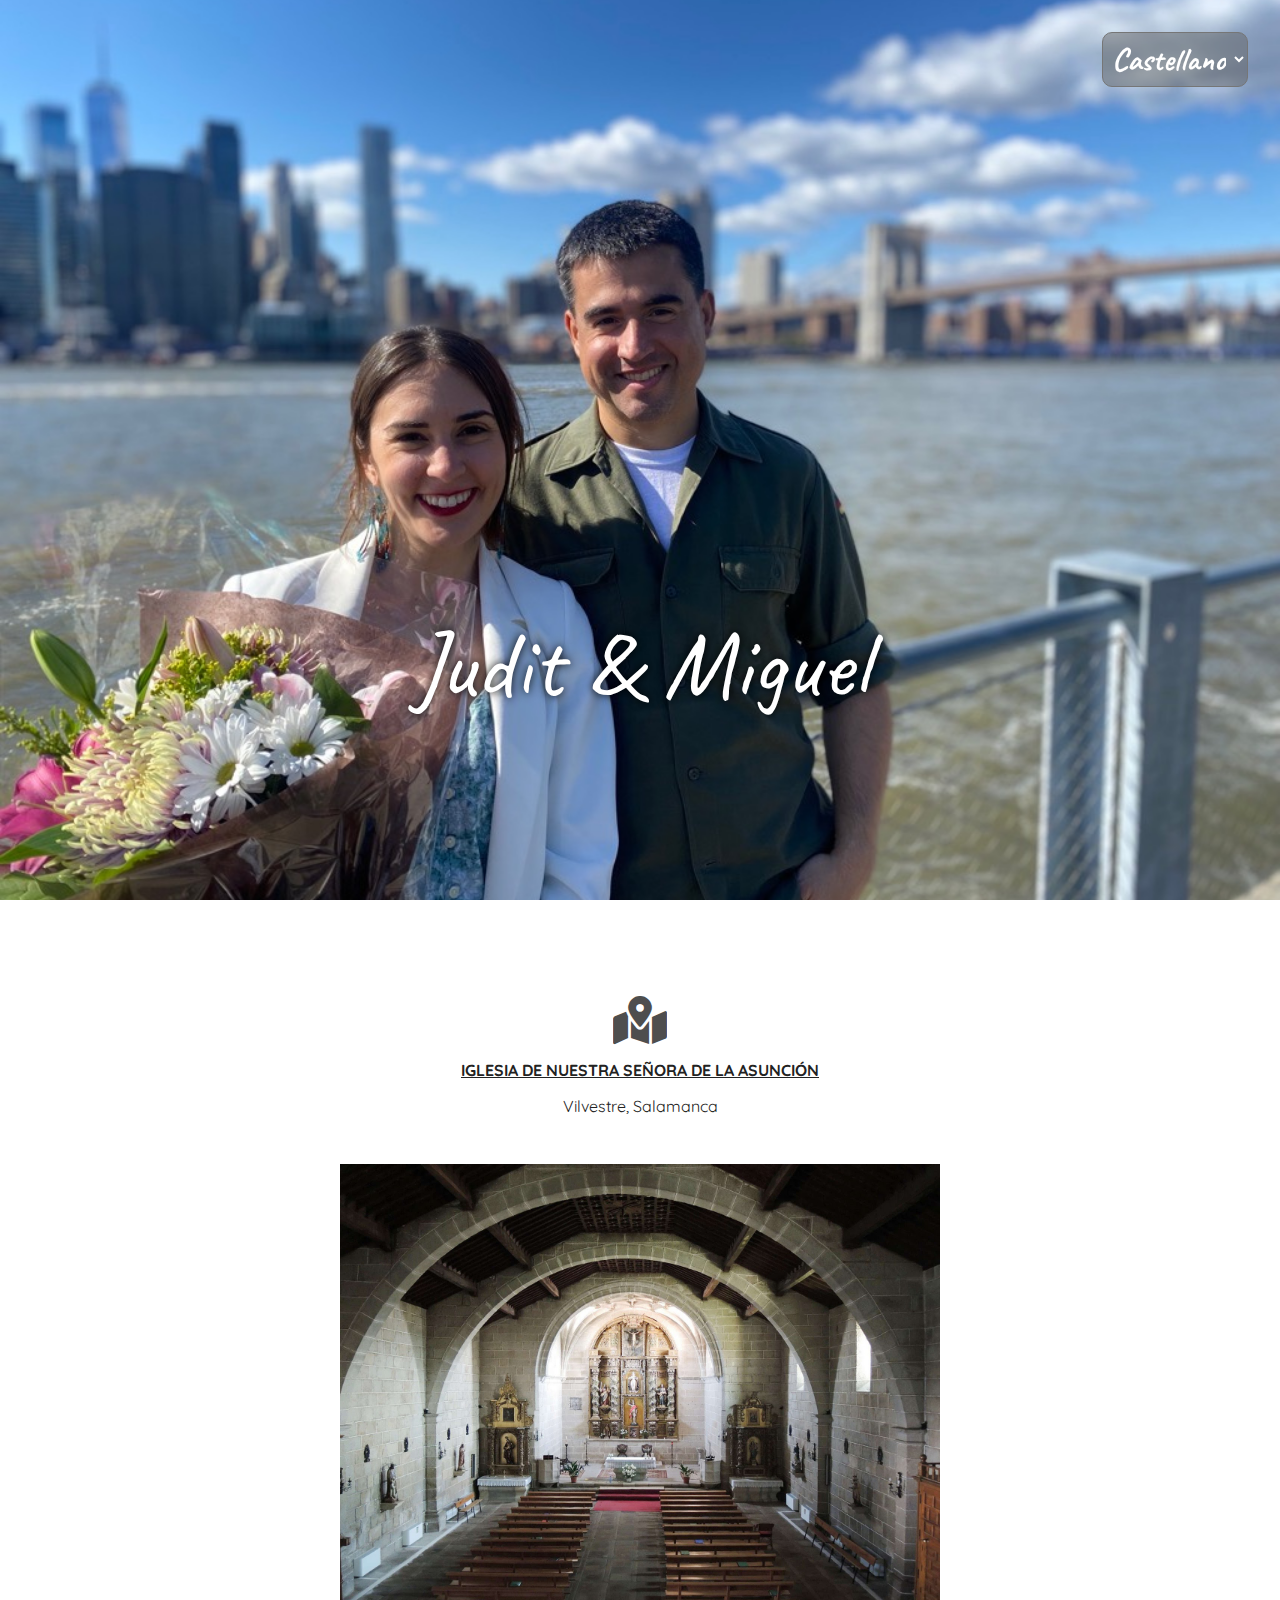
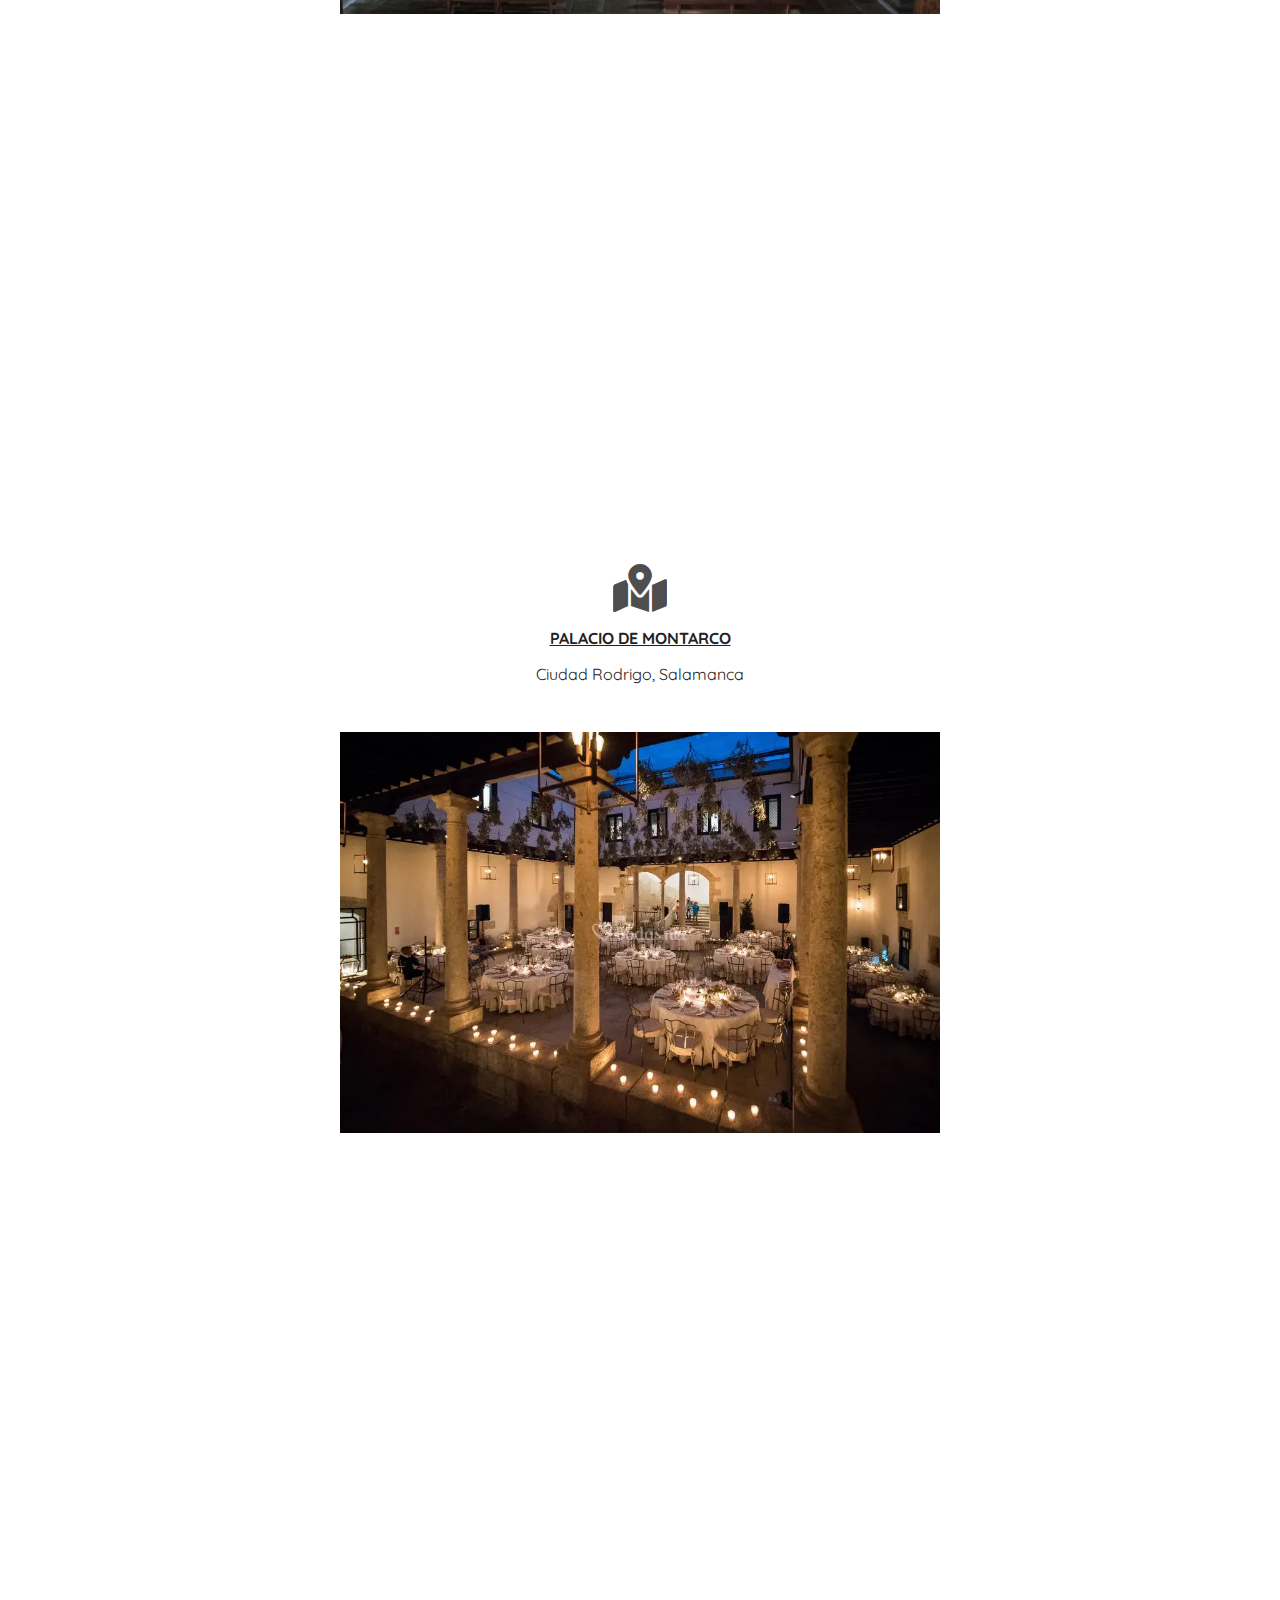
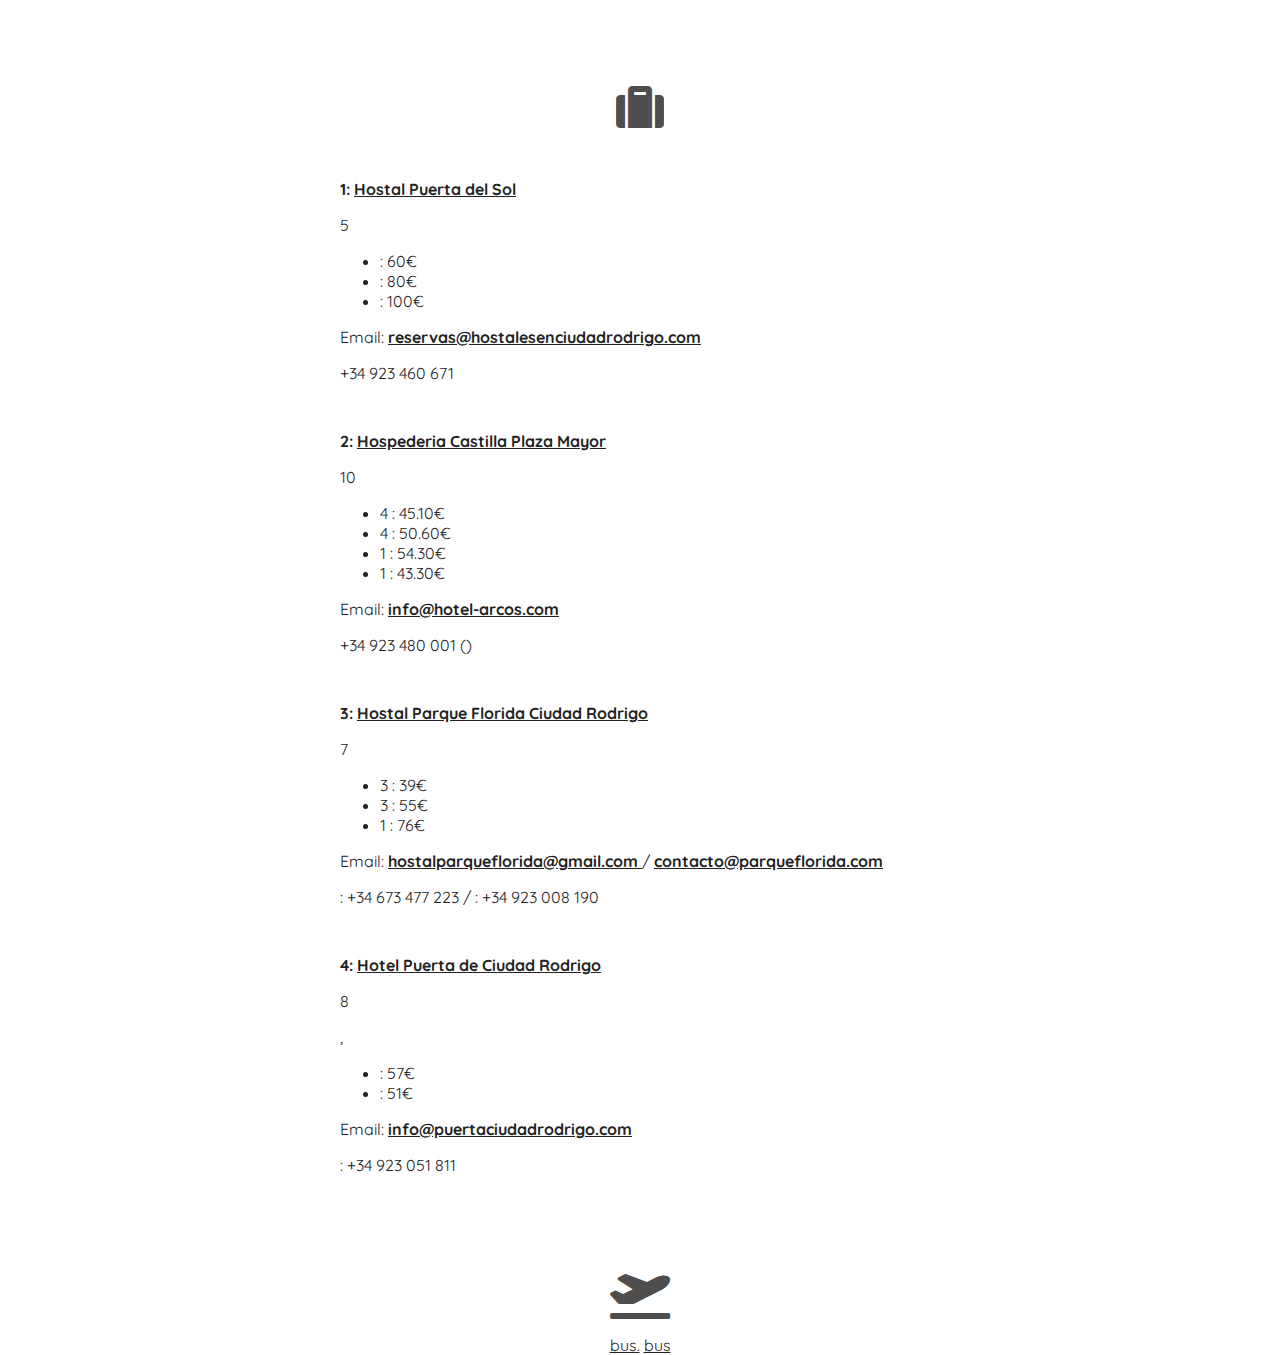
<file: index.html>
<!DOCTYPE html>
<html>
  <head>
    <meta charset="UTF-8">
    <title>Judit & Miquel's Wedding</title>
    <link rel="stylesheet" type="text/css" href="theme.css">
    <link rel="stylesheet" type="text/css" href="./icons/css/all.min.css">
    <link href="https://fonts.googleapis.com/css?family=Caveat|Quicksand&display=swap" rel="stylesheet">
    <meta name="viewport" content="width=device-width, initial-scale=1">
  </head>
  <body>
    <header class="header">
      <select name="select" id="lang-select">
        <option value="es">Castellano</option>
        <option value="en">English</option>
      </select>
      <h1 class="heading">
        Judit & Miguel
        <span class="heading-subtext" data-i18n="ww-heading-subtext"></span>
      </h1>
    </header>

    <section class="section">
      <h1 class="date-heading" data-i18n="ww-when"></h2>
    </section>

    <section class="section">
      <h2 class="sub-heading" data-i18n="ww-ceremony"></h2>
      <div class="details">
        <i class="fas fa-map-marked-alt"></i>
        <h3 class="details-heading">
          <a href="https://es.wikipedia.org/wiki/Iglesia_de_Nuestra_Se%C3%B1ora_de_la_Asunci%C3%B3n_(Vilvestre)">
            Iglesia de Nuestra Señora de la Asunción
          </a>
        </h3>
        <p>Vilvestre, Salamanca</p>
        <img class="resort-image" src="./img/IglesiaVilvestre.jpg" alt="Resort" />
        <div class="google-maps">
          <iframe src="https://www.google.com/maps/embed?pb=!1m18!1m12!1m3!1d2740.9785615308724!2d-6.727712297860965!3d41.1045389317743!2m3!1f0!2f0!3f0!3m2!1i1024!2i768!4f13.1!3m3!1m2!1s0xd3bf56ace1bbc79%3A0xc8bf2a74a4ca457b!2sChurch%20of%20Our%20Lady%20of%20the%20Assumption!5e0!3m2!1sen!2sus!4v1671340297165!5m2!1sen!2sus" width="600" height="450" style="border:0;" allowfullscreen="" loading="lazy" referrerpolicy="no-referrer-when-downgrade"></iframe>
        </div>
      </div>
    </section>

    <section class="section">
      <h2 class="sub-heading" data-i18n="ww-celebration"></h2>

      <div class="details">
        <i class="fas fa-map-marked-alt"></i>
        <h3 class="details-heading">
          <a href="https://es.wikipedia.org/wiki/Palacio_de_Montarco">
            Palacio de Montarco
          </a>
        </h3>
        <p>Ciudad Rodrigo, Salamanca</p>
        <img class="resort-image" src="./img/palacio-interior.jpg" alt="Resort" />
        <div class="google-maps">
          <iframe src="https://www.google.com/maps/embed?pb=!1m18!1m12!1m3!1d1349.4493121096023!2d-6.534313925815187!3d40.598751891198184!2m3!1f0!2f0!3f0!3m2!1i1024!2i768!4f13.1!3m3!1m2!1s0xd3c2f765aeb766d%3A0xfcdabcb5de0dc1f0!2sPalacio%20de%20Montarco!5e0!3m2!1sen!2sus!4v1671340370730!5m2!1sen!2sus" width="600" height="450" style="border:0;" allowfullscreen="" loading="lazy" referrerpolicy="no-referrer-when-downgrade"></iframe>
        </div>
      </div>
    </section>

    <section class="section">
      <h2 class="sub-heading" data-i18n="ww-lodging"></h2>
      <div class="details">
        <i class="fas fa-suitcase"></i>
        <div class="lodging-details">
          <p data-i18n="ww-lodging-details"></p>
          <p data-i18n="ww-lodging-book"></p>

          <div class="lodging-option">
            <strong><span data-i18n="ww-lodging-options"></span> 1: <a href="https://hostalesenciudadrodrigo.com/">Hostal Puerta del Sol</a></strong>
            <p>5 <span data-i18n="ww-rooms-available"></span></p>
            <p data-i18n="ww-price-day"></p>
            <ul style="list-style-type: disc;">
              <li><span data-i18n="ww-double-room"></span>: 60&euro;</li>
              <li><span data-i18n="ww-triple-room"></span>: 80&euro;</li>
              <li><span data-i18n="ww-four-room"></span>: 100&euro;</li>
            </ul>
            <p>Email: <a href="mailto:reservas@hostalesenciudadrodrigo.com"><strong>reservas@hostalesenciudadrodrigo.com</strong></a></p>
            <p><span data-i18n="ww-phone"></span> +34 923 460 671</p>
          </div>

          <div class="lodging-option">
            <strong><span data-i18n="ww-lodging-options"></span> 2: <a href="https://hospederia-castilla-plaza-mayor-ciudad-rodrigo.hotelmix.es/">Hospederia Castilla Plaza Mayor</a></strong>
            <p>10 <span data-i18n="ww-rooms-available"></span></p>
            <p data-i18n="ww-price-day"></p>
            <ul style="list-style-type: disc;">
              <li>4 <span data-i18n="ww-deluxe-room"></span>: 45.10&euro;</li>
              <li>4 <span data-i18n="ww-balcony-room"></span>: 50.60&euro;</li>
              <li>1 <span data-i18n="ww-living-room"></span>: 54.30&euro;</li>
              <li>1 <span data-i18n="ww-sloping-room"></span>: 43.30&euro;</li>
            </ul>
            <p>Email: <a href="mailto:info@hotel-arcos.com"><strong>info@hotel-arcos.com</strong></a></p>
            <p><span data-i18n="ww-phone"></span> +34 923 480 001 (<span data-i18n="ww-after-feb-10"></span>)</p>
          </div>

          <div class="lodging-option">
            <strong><span data-i18n="ww-lodging-options"></span> 3: <a href="https://parqueflorida.com/">Hostal Parque Florida Ciudad Rodrigo</a></strong>
            <p>7 <span data-i18n="ww-rooms-available"></span></p>
            <p data-i18n="ww-price-day"></p>
            <ul style="list-style-type: disc;">
              <li>3 <span data-i18n="ww-single-room"></span>: 39&euro;</li>
              <li>3 <span data-i18n="ww-double-room"></span>: 55&euro;</li>
              <li>1 <span data-i18n="ww-triple-room"></span>: 76&euro;</li>
            </ul>
            <p>Email:
              <a href="mailto:hostalparqueflorida@gmail.com">
                <strong>hostalparqueflorida@gmail.com</strong>
              </a> /
              <a href="mailto:contacto@parqueflorida.com">
                <strong>contacto@parqueflorida.com</strong>
              </a>
            </p>
            <p><span data-i18n="ww-phone"></span>: +34 673 477 223 / <span data-i18n="ww-cell"></span>: +34 923 008 190</p>
          </div>

          <div class="lodging-option">
            <strong><span data-i18n="ww-lodging-options"></span> 4: <a href="https://www.puertaciudadrodrigo.com/">Hotel Puerta de Ciudad Rodrigo</a></strong>
            <p>8 <span data-i18n="ww-rooms-available"></span></p>
            <p data-i18n="ww-price-day">, <span data-i18n="ww-no-breakfast"></span></p>
            <ul style="list-style-type: disc;">
              <li><span data-i18n="ww-double-room"></span>: 57&euro;</li>
              <li><span data-i18n="ww-single-room"></span>: 51&euro;</li>
            </ul>
            <p>Email: <a href="mailto:info@puertaciudadrodrigo.com"><strong>info@puertaciudadrodrigo.com</strong></a></p>
            <p><span data-i18n="ww-phone"></span>: +34 923 051 811</p>
          </div>
        </div>
      </div>
    </section>

    <section class="section">
      <h2 class="sub-heading" data-i18n="ww-getting-there"></h2>
      <div class="details">
        <i class="fas fa-plane-departure"></i>
        <p data-i18n="ww-getting-there-details-1"></p>
        <span data-i18n="ww-getting-there-details-2"></span>
        <a data-i18n="ww-train" href="https://www.renfe.com/es/en"></a> <span data-i18n="ww-o"></span> <a href="https://www.avanzabus.com/">bus.</a>
        <span data-i18n="ww-getting-there-details-3"></span><a href="http://www.elpilar-arribesbus.com">bus</a><span data-i18n="ww-most-convenient"></span>
        <strong><p data-i18n="ww-getting-there-details-4"></p></strong> 
      </div>
    </section>

    <script
		  src="https://code.jquery.com/jquery-3.2.1.min.js"
		  integrity="sha256-hwg4gsxgFZhOsEEamdOYGBf13FyQuiTwlAQgxVSNgt4="
		  crossorigin="anonymous"></script>
    <script src="./js/jquery.i18n.js"></script>
    <script src="./js/jquery.i18n.messagestore.js"></script>
    <script src="./js/jquery.i18n.fallbacks.js"></script>
    <script src="./js/jquery.i18n.parser.js"></script>
    <script src="./js/jquery.i18n.emitter.js"></script>
    <script src="./js/jquery.i18n.language.js"></script>
    <script>
      var lang = navigator.language.split('-')[0];
      $(document).ready(function($) {
        'use strict';
        $.i18n().load('/i18n/wedding-web.json').done(function() {
          $('body').i18n();
        });

        $('#lang-select option[value="' + lang + '"]').prop('selected', true)
        $('#lang-select').on('change', function(e) {
          $.i18n().locale = $(this).val();
          $('body').i18n();
        });
      })
    </script>
  </body>
</html>
</file>
<file: theme.css>
*{
    font-family: 'Quicksand', sans-serif;
    font-size: 16px;
    color: #222;
}
html, body{
    margin: 0;
    height: 100vh;
    text-align: center;
}
.header{
    background-image: url(./img/bodaNYC.jpeg);
    background-repeat: no-repeat;
    background-position: 50% 60%;
    background-attachment: scroll;
    background-size: cover;
    height: 40vh;
    margin: 0;
    padding-top: 60vh;
}

#lang-select {
    background: rgba(100, 100, 100, 0.5);
    border-radius: 10px;
    top: 1em;
    font-family: 'Caveat', cursive;
    font-size: 2em;
    color: white;
    font-weight: bold;
    padding: 5px;
    position: fixed;
    right: 1em;
    text-decoration: none;
    z-index: 9999;
}

.heading {
    color: #ffffff;
    display: block;
    font-family: 'Caveat', cursive;
    font-size: 6em;
    font-weight: normal;
    text-shadow: 0 0 10px #000;
}
.date-heading {
    font-family: 'Caveat', cursive;
    font-size: 6em;
}
.heading-subtext{
    color: #fff;
    display: block;
    font-family: 'Caveat', cursive;
    font-size: .6em;
}
.fixed-button{
    background: rgba(20,20,20,.5);
    border-radius: 1em;
    bottom: 1em;
    color: white;
    font-weight: bold;
    padding: 1em;
    position: fixed;
    right: 1em;
    text-decoration: none;
    z-index: 9999;
}
.fixed-button::after{
    content: "\25BE";
    display: block;
    font-size: 28px;
    line-height: 0;
    margin-bottom: 6px;
    margin-top: 10px;
    text-align: center;
}
.fixed-button:active,
.fixed-button:hover{
    background: rgba(20,20,20,.9);
}
.section{
    margin: 0 auto;
    max-width: 600px;
}
.sub-heading{
    font-family: 'Caveat', cursive;
    font-size: 3em;
    margin-top: 2em;
}
.lodging-details{
    text-align: left;
}
.lodging-option{
    margin-top: 3em;
    margin-bottom: 3em;
}
.details-heading{
    font-weight: bold;
    text-transform: uppercase;
}
.fas {
    font-size: 3em;
    opacity: .8;
}
.resort-image{
    width: 100%;
    margin-top: 2em;
}

@media only screen and (max-width: 600px) {
    .heading {
        font-size: 4em;
    }
}

.google-maps {
    position: relative;
    padding-bottom: 75%;
    height: 0;
    overflow: hidden;
}

.google-maps iframe {
    position: absolute;
    top: 0;
    left: 0;
    width: 100% !important;
    height: 100% !important;
}
</file>
